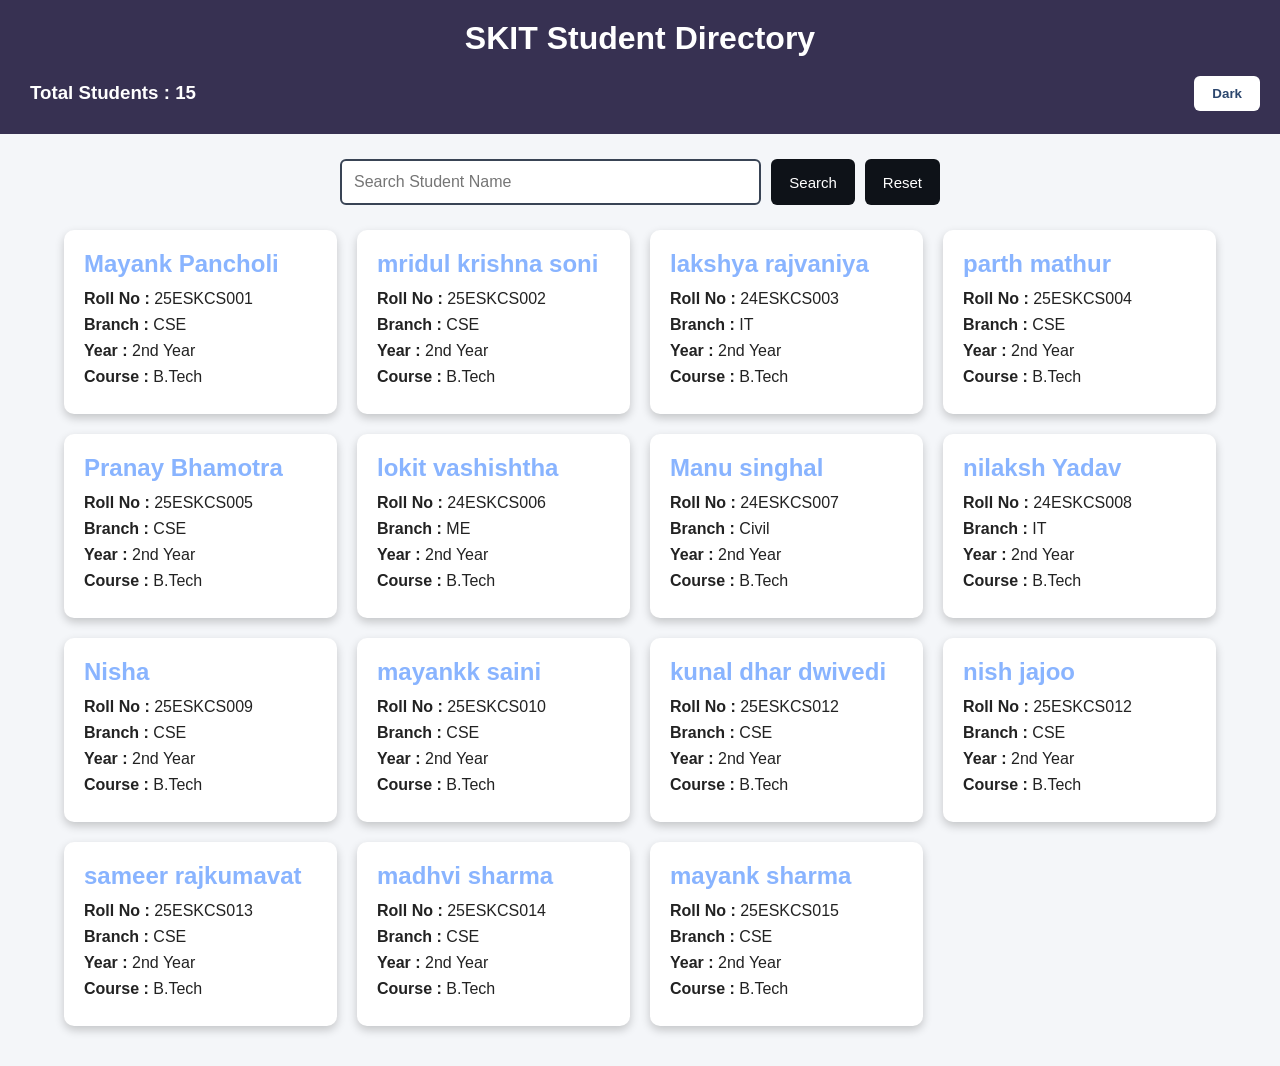
<file: 25ESKCS226/DAY-5/index.html>
<!DOCTYPE html>
<html lang="en">
<head>
    <meta charset="UTF-8">
    <meta name="viewport" content="width=device-width, initial-scale=1.0">
    <title>SKIT Student Directory</title>

    <link rel="stylesheet" href="style.css">
</head>
<body>

<header>
    <h1>SKIT Student Directory</h1>

    <div class="top-bar">

        <h3>Total Students : <span id="totalStudent">10</span></h3>

        <button id="modeBtn" onclick="darkMode()">
                Dark
        </button>

    </div>

</header>

<div class="search-box">

<input
type="text"
id="search"
placeholder="Search Student Name">

<button onclick="searchStudent()">
Search
</button>

<button onclick="resetStudents()">
Reset
</button>

</div>

<div id="message"></div>

<div id="studentContainer">

</div>

<script src="script.js"></script>

</body>
</html>
<!-- Updated Day 5 -->
</file>
<file: 25ESKCS226/DAY-5/style.css>
*{
    margin:0;
    padding:0;
    box-sizing:border-box;
    font-family:Arial, Helvetica, sans-serif;
}

body{
    background:#f4f6f9;
    color:#222;
    transition:0.4s;
}

header{
    background:#373152;
    color:white;
    text-align:center;
    padding:20px;
}

.top-bar{
    display:flex;
    justify-content:space-between;
    align-items:center;
    margin-top:15px;
    flex-wrap:wrap;
}

.top-bar h3{
    margin:10px;
}

#modeBtn{
    padding:10px 18px;
    border:none;
    border-radius:6px;
    cursor:pointer;
    background:white;
    color:#2b466d;
    font-weight:bold;
}

.search-box{
    width:90%;
    max-width:600px;
    margin:25px auto;
    display:flex;
    gap:10px;
    flex-wrap:wrap;
}

.search-box input{
    flex:1;
    padding:12px;
    border:2px solid #394455;
    border-radius:6px;
    font-size:16px;
}

.search-box button{
    padding:12px 18px;
    border:none;
    border-radius:6px;
    background:#0e1218;
    color:white;
    cursor:pointer;
    font-size:15px;
}

.search-box button:hover{
    background:#222529;
}

#message{
    text-align:center;
    color:rgb(97, 69, 69);
    font-size:20px;
    margin-bottom:20px;
    font-weight:bold;
}

#studentContainer{
    width:90%;
    margin:auto;
    display:grid;
    grid-template-columns:repeat(auto-fit,minmax(260px,1fr));
    gap:20px;
    padding-bottom:40px;
}

.card{
    background:white;
    border-radius:10px;
    padding:20px;
    box-shadow:0px 4px 10px rgba(0,0,0,0.2);
    transition:0.3s;
}

.card:hover{
    transform:translateY(-5px);
}

.card h2{
    color:#89b4ff;
    margin-bottom:12px;
}

.card p{
    margin:8px 0;
    font-size:16px;
}

.dark{
    background:#1b1b1b;
    color:white;
}

.dark header{
    background:#111;
}

.dark .card{
    background:#2b2b2b;
    color:white;
}

.dark #modeBtn{
    background:#0d6efd;
    color:white;
}

.dark .search-box input{
    background:#333;
    color:white;
    border:2px solid white;
}

@media(max-width:600px){

.top-bar{
    flex-direction:column;
}

.search-box{
    flex-direction:column;
}

.search-box button{
    width:100%;
}

}
</file>
